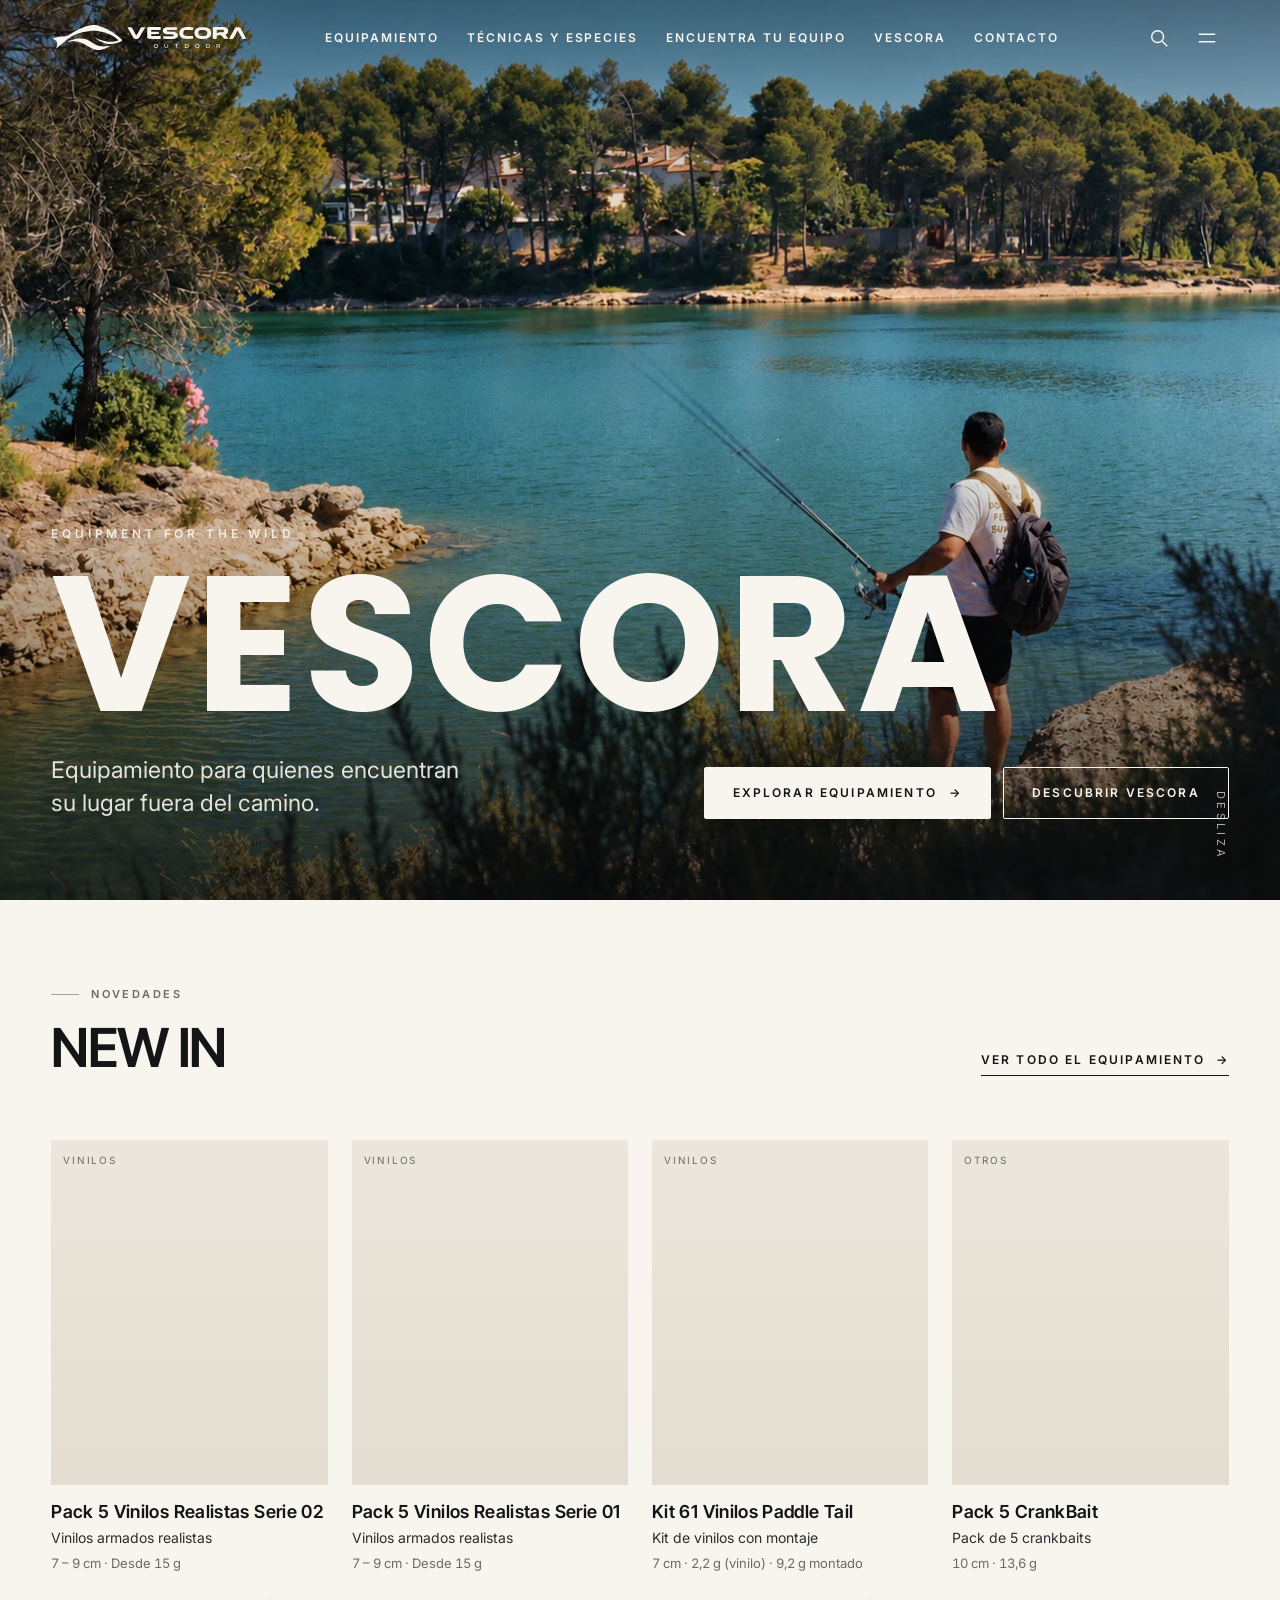
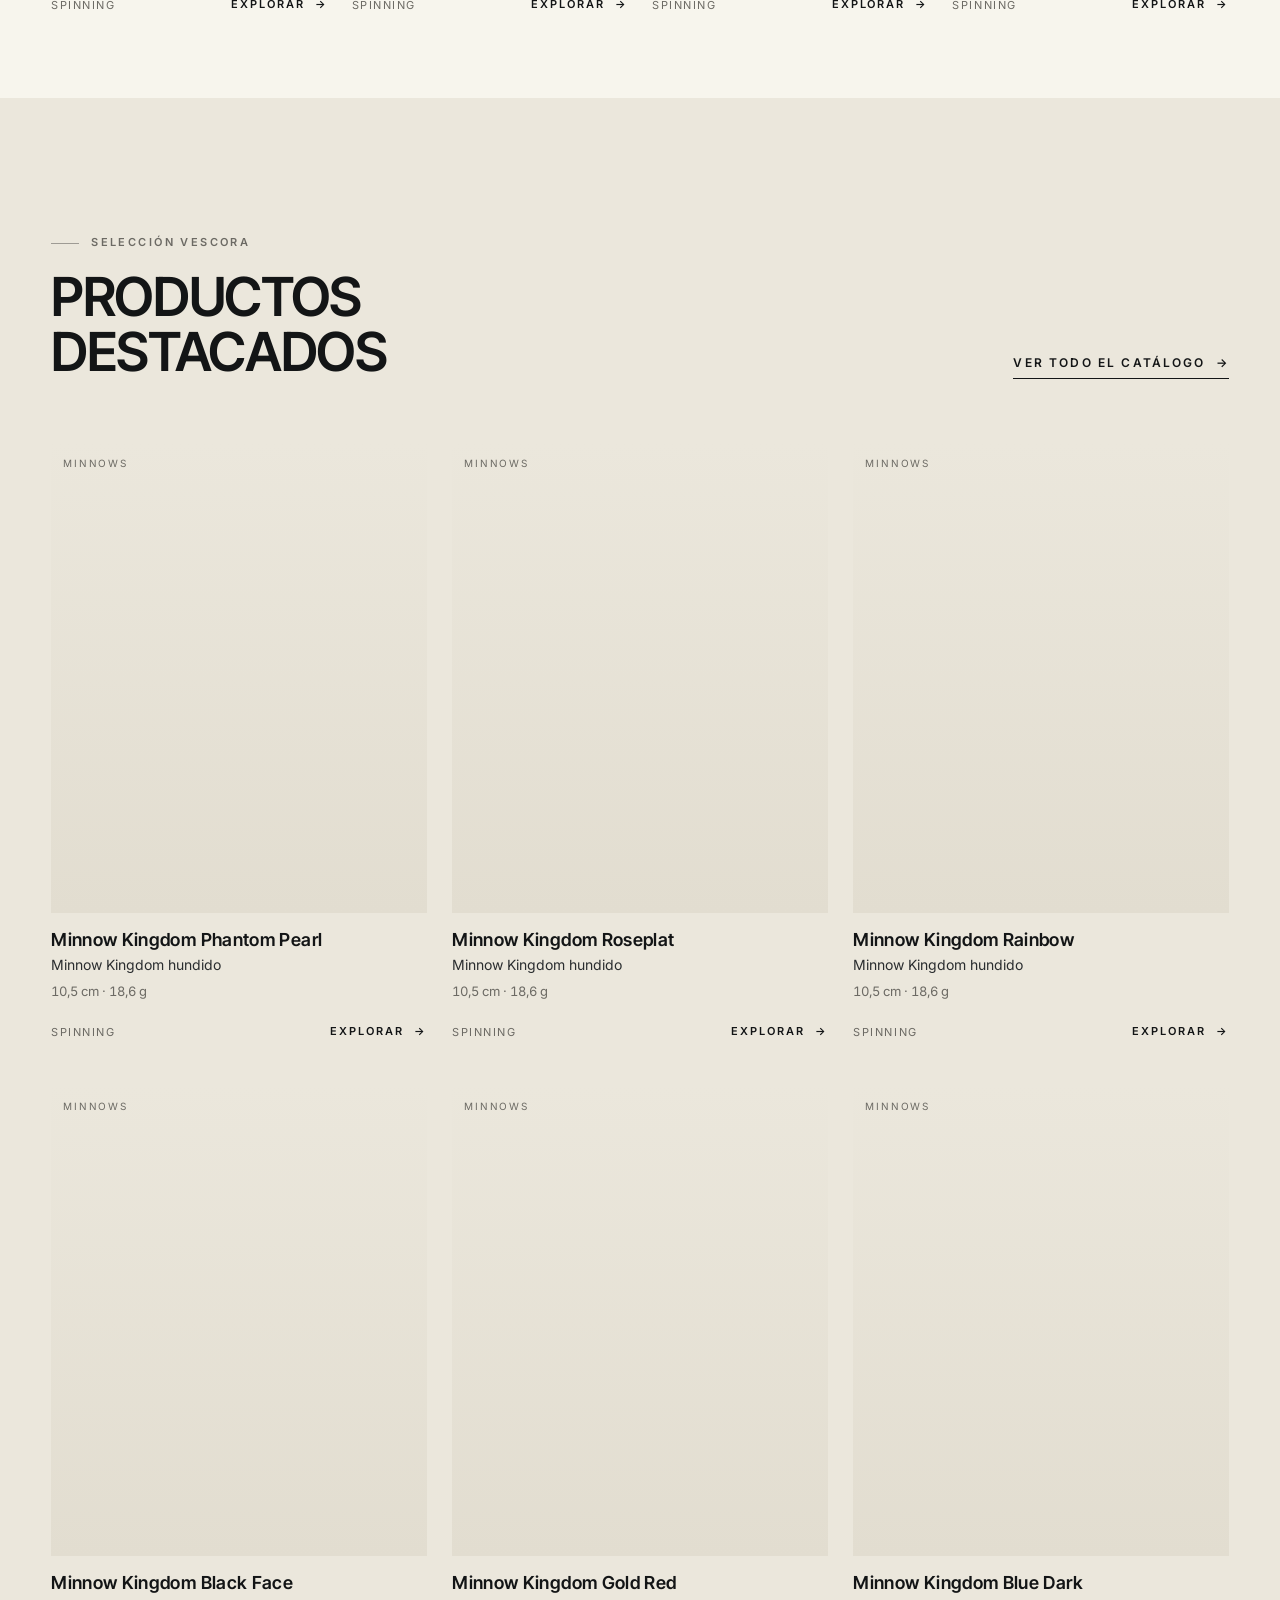
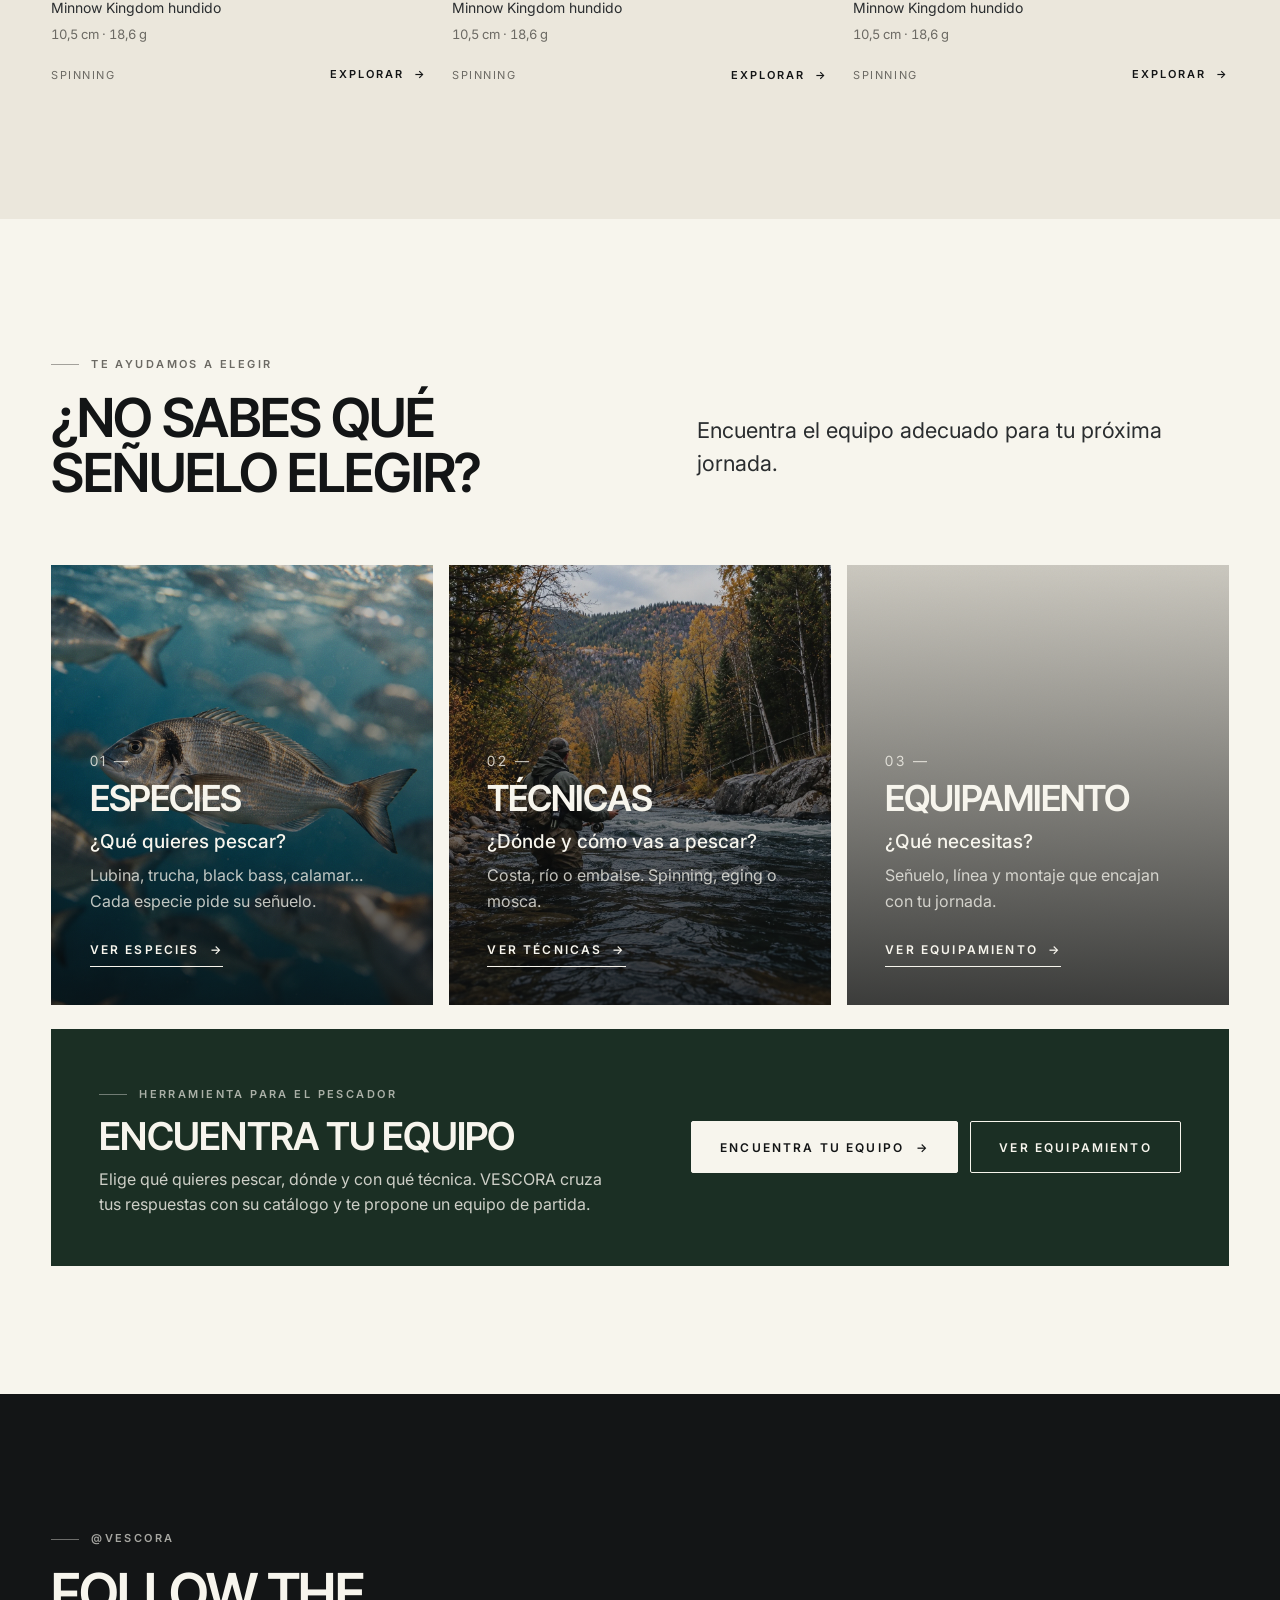
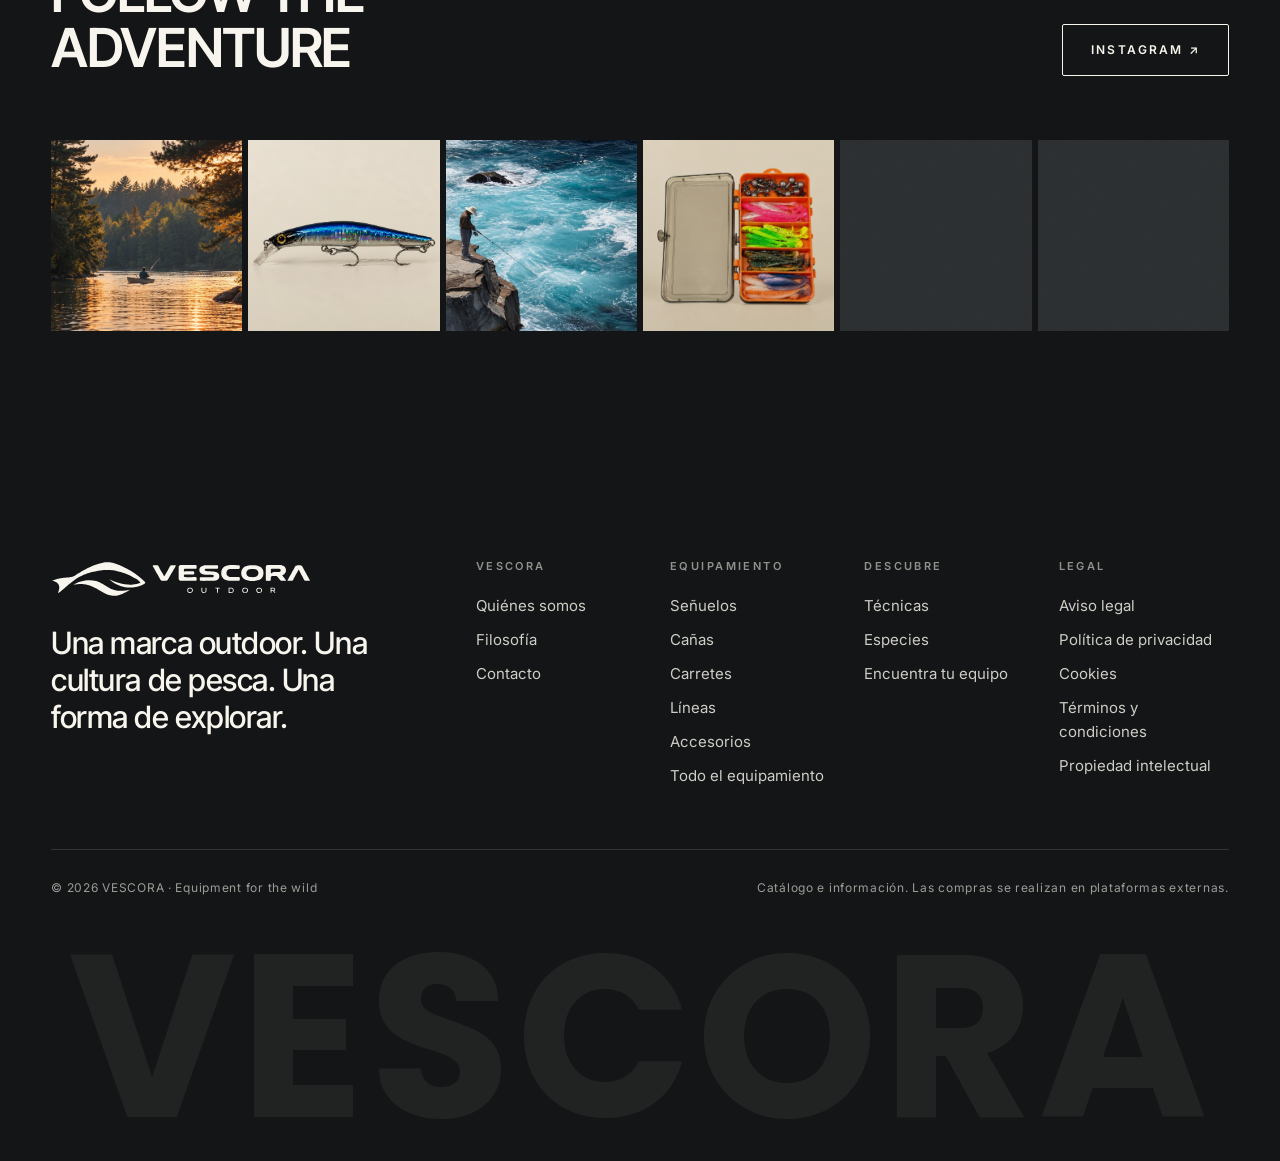
<file: index.html>
<!doctype html>
<html lang="es">
<head>
  <meta charset="utf-8">
  <script>
    // Base de la web: '/' en dominio propio; '/<repo>/' en GitHub Pages de proyecto.
    (function () {
      var b = '/', s = location.pathname.split('/')[1];
      if (/\.github\.io$/.test(location.hostname) && s) b = '/' + s + '/';
      window.VESCORA_BASE = b;
      var el = document.createElement('base'); el.href = b; document.head.appendChild(el);
    })();
  </script>
  <meta name="viewport" content="width=device-width, initial-scale=1, viewport-fit=cover">
  <title>VESCORA — Equipment for the wild · Equipamiento de pesca</title>
  <meta name="description" content="VESCORA es una marca outdoor de equipamiento de pesca en agua dulce y salada. Descubre señuelos, cañas, carretes, líneas y accesorios por técnica y por especie.">
  <link rel="canonical" href="https://www.vescora.com/">
  <meta name="theme-color" content="#1B2F24">
  <meta property="og:type" content="website">
  <meta property="og:site_name" content="VESCORA">
  <meta property="og:title" content="VESCORA — Equipment for the wild">
  <meta property="og:description" content="Equipamiento para quienes encuentran su lugar fuera del camino.">
  <meta property="og:image" content="assets/brand/horizontal/Vescora_horizontal_01_principal_bosque-sobre-blanco.png">
  <meta name="twitter:card" content="summary_large_image">
  <link rel="icon" href="assets/brand/favicon/Vescora_favicon_01_principal_bosque-sobre-blanco.svg" type="image/svg+xml">
  <link rel="icon" href="assets/brand/favicon/favicon-32.png" type="image/png" sizes="32x32">
  <link rel="alternate icon" href="favicon.ico" sizes="any">
  <link rel="apple-touch-icon" href="assets/brand/favicon/favicon-180.png">
  <link rel="preconnect" href="https://fonts.googleapis.com">
  <link rel="preconnect" href="https://fonts.gstatic.com" crossorigin>
  <link rel="stylesheet" href="https://fonts.googleapis.com/css2?family=Inter:wght@400;500;600&family=Inter+Tight:wght@500;600&family=Poppins:wght@700&display=swap">
  <link rel="stylesheet" href="assets/css/styles.css">
  <script type="application/ld+json" id="ld-org">{"@context":"https://schema.org","@type":"Organization","name":"VESCORA","slogan":"Equipment for the wild","url":"https://www.vescora.com/","logo":"https://www.vescora.com/assets/brand/horizontal/Vescora_horizontal_01_principal_bosque-sobre-blanco.png"}</script>
  <script type="application/ld+json" id="ld-page"></script>
</head>
<body>
  <a class="skip" href="#main">Saltar al contenido</a>

  <header class="header" id="header">
    <div class="wrap header__in">
      <a class="brand" href="./" aria-label="VESCORA, inicio">
        <span class="brand__logo" aria-hidden="true"></span>
      </a>
      <nav class="nav" aria-label="Principal">
        <a href="equipamiento">Equipamiento</a>
        <a href="tecnicas-y-especies">Técnicas y especies</a>
        <a href="encuentra-tu-equipo">Encuentra tu equipo</a>
        <a href="vescora">Vescora</a>
        <a href="contacto">Contacto</a>
      </nav>
      <div class="header__tools">
        <button class="icon-btn" type="button" data-open="search" aria-label="Buscar" aria-controls="search" aria-expanded="false">
          <svg viewBox="0 0 24 24" fill="none" stroke="currentColor" stroke-width="1.6" aria-hidden="true"><circle cx="10.5" cy="10.5" r="6.5"/><path d="M15.5 15.5 21 21"/></svg>
        </button>
        <button class="icon-btn" type="button" data-open="menu" aria-label="Menú" aria-controls="menu" aria-expanded="false">
          <svg viewBox="0 0 24 24" fill="none" stroke="currentColor" stroke-width="1.6" aria-hidden="true"><path d="M3 8h18M3 16h18"/></svg>
        </button>
      </div>
    </div>
  </header>

  <div class="overlay menu" id="menu" role="dialog" aria-modal="true" aria-label="Menú" hidden></div>
  <div class="overlay search" id="search" role="dialog" aria-modal="true" aria-label="Buscador" hidden></div>

  <main id="main" tabindex="-1">
    <noscript>
      <div class="wrap page-head">
        <h1 class="h1">VESCORA</h1>
        <p class="lede">Equipamiento para quienes encuentran su lugar fuera del camino. Activa JavaScript para explorar el catálogo.</p>
      </div>
    </noscript>
  </main>

  <footer class="footer">
    <div class="wrap">
      <div class="footer__top">
        <div class="footer__brand">
          <span class="brand__logo" role="img" aria-label="VESCORA Outdoor"></span>
          <p class="footer__claim">Una marca outdoor. Una cultura de pesca. Una forma de explorar.</p>
        </div>
        <div class="footer__cols">
          <div>
            <h4>Vescora</h4>
            <a href="vescora">Quiénes somos</a>
            <a href="vescora/filosofia">Filosofía</a>
            <a href="contacto">Contacto</a>
          </div>
          <div>
            <h4>Equipamiento</h4>
            <a href="equipamiento/senuelos">Señuelos</a>
            <a href="equipamiento/canas">Cañas</a>
            <a href="equipamiento/carretes">Carretes</a>
            <a href="equipamiento/lineas">Líneas</a>
            <a href="equipamiento/accesorios">Accesorios</a>
            <a href="equipamiento">Todo el equipamiento</a>
          </div>
          <div>
            <h4>Descubre</h4>
            <a href="tecnicas-y-especies#tecnicas">Técnicas</a>
            <a href="tecnicas-y-especies#especies">Especies</a>
            <a href="encuentra-tu-equipo">Encuentra tu equipo</a>
          </div>
          <div>
            <h4>Legal</h4>
            <a href="legal/aviso-legal">Aviso legal</a>
            <a href="legal/privacidad">Política de privacidad</a>
            <a href="legal/cookies">Cookies</a>
            <a href="legal/terminos">Términos y condiciones</a>
            <a href="legal/propiedad-intelectual">Propiedad intelectual</a>
          </div>
        </div>
      </div>
      <div class="footer__bottom">
        <span>© <span id="year">2026</span> VESCORA · Equipment for the wild</span>
        <span>Catálogo e información. Las compras se realizan en plataformas externas.</span>
      </div>
      <div class="footer__word" aria-hidden="true">VESCORA</div>
    </div>
  </footer>

  <script src="assets/js/data.js"></script>
  <script src="assets/js/art.js"></script>
  <script src="assets/js/app.js"></script>
</body>
</html>
</file>
<file: assets/css/styles.css>
/* VESCORA — Equipment for the wild
   Paleta: roca + agua + bosque + madera + metal. */

:root {
  --paper: #f7f5ed;        /* blanco roto (marca) */
  --paper-2: #ebe7dc;      /* beige claro */
  --sand: #d9d2c3;         /* arena (marca) */
  --stone: #9a968c;        /* gris piedra */
  --stone-2: #6c6a64;
  --graphite: #2a2d2f;     /* gris grafito */
  --ink: #131516;          /* negro */
  --forest: #1b2f24;       /* verde bosque (marca) */
  --olive: #6b7758;        /* verde oliva (marca) */
  --earth: #7c6347;        /* tierra */
  --brand: #1b2f24;        /* color principal del logotipo */
  --line: rgba(19, 21, 22, .12);
  --line-strong: rgba(19, 21, 22, .24);

  --font-display: 'Inter Tight', 'Inter', system-ui, sans-serif;
  --font-body: 'Inter', system-ui, -apple-system, 'Segoe UI', sans-serif;
  --font-mark: 'Poppins', 'Inter Tight', sans-serif;

  --gutter: clamp(16px, 4vw, 56px);
  --max: 1440px;
  --section: clamp(72px, 10vw, 148px);
  --radius: 2px;
  --ease: cubic-bezier(.2, .7, .2, 1);
  --t: 320ms;
  --header-h: 76px;
}

*, *::before, *::after { box-sizing: border-box; }
html { -webkit-text-size-adjust: 100%; scroll-padding-top: 90px; }
body {
  margin: 0; background: var(--paper); color: var(--ink);
  font-family: var(--font-body); font-size: 16px; line-height: 1.6;
  -webkit-font-smoothing: antialiased; text-rendering: optimizeLegibility;
  overflow-x: hidden;
}
img, svg { display: block; max-width: 100%; }
a { color: inherit; text-decoration: none; }
button { font: inherit; color: inherit; background: none; border: 0; cursor: pointer; padding: 0; }
input, select, textarea { font: inherit; color: inherit; }
h1, h2, h3, h4 { font-family: var(--font-display); font-weight: 600; line-height: 1.02; letter-spacing: -.02em; margin: 0; }
p { margin: 0 0 1em; }
:focus-visible { outline: 2px solid var(--brand); outline-offset: 3px; }
.sr-only { position: absolute; width: 1px; height: 1px; overflow: hidden; clip: rect(0 0 0 0); white-space: nowrap; }
.skip { position: absolute; left: 16px; top: -60px; z-index: 200; background: var(--ink); color: var(--paper); padding: 10px 16px; }
.skip:focus { top: 12px; }

.wrap { width: 100%; max-width: var(--max); margin: 0 auto; padding: 0 var(--gutter); }
.section { padding: var(--section) 0; }
.section--tight { padding: calc(var(--section) * .6) 0; }
.section--paper2 { background: var(--paper-2); }
.section--dark { background: var(--ink); color: var(--paper); }
.section--forest { background: var(--forest); color: var(--paper); }

/* ——— Tipografía utilitaria ——— */
.eyebrow { font-size: 11px; font-weight: 600; letter-spacing: .22em; text-transform: uppercase; color: var(--stone-2); display: inline-flex; gap: 12px; align-items: center; }
.eyebrow::before { content: ''; width: 28px; height: 1px; background: currentColor; opacity: .6; }
.section--dark .eyebrow, .section--forest .eyebrow, .on-dark .eyebrow { color: rgba(245, 243, 236, .66); }
.display { font-size: clamp(44px, 8.4vw, 132px); letter-spacing: -.035em; line-height: .92; text-transform: uppercase; }
.h1 { font-size: clamp(38px, 6vw, 88px); letter-spacing: -.03em; text-transform: uppercase; line-height: .95; }
.h2 { font-size: clamp(30px, 4.2vw, 60px); text-transform: uppercase; letter-spacing: -.025em; }
.h3 { font-size: clamp(20px, 2vw, 26px); letter-spacing: -.01em; }
.lede { font-size: clamp(18px, 1.7vw, 22px); line-height: 1.5; color: var(--graphite); max-width: 38ch; }
.section--dark .lede, .on-dark .lede { color: rgba(245, 243, 236, .82); }
.muted { color: var(--stone-2); }
.small { font-size: 13px; }
.mono-num { font-family: var(--font-display); font-feature-settings: 'tnum'; }
.head-row { display: flex; justify-content: space-between; align-items: end; gap: 24px; flex-wrap: wrap; margin-bottom: clamp(32px, 5vw, 64px); }
.head-row .h2 { max-width: 16ch; }
.stack > * + * { margin-top: 20px; }

/* ——— Botones ——— */
.btn {
  display: inline-flex; align-items: center; justify-content: center; gap: 12px; min-height: 52px; padding: 0 28px;
  font-size: 12px; font-weight: 600; letter-spacing: .18em; text-transform: uppercase;
  background: var(--ink); color: var(--paper); border: 1px solid var(--ink); border-radius: var(--radius);
  transition: background var(--t) var(--ease), color var(--t) var(--ease), border-color var(--t) var(--ease), transform var(--t) var(--ease);
}
.btn:hover { background: var(--forest); border-color: var(--forest); }
.btn--light { background: var(--paper); color: var(--ink); border-color: var(--paper); }
.btn--light:hover { background: var(--sand); border-color: var(--sand); }
.btn--ghost { background: transparent; color: inherit; border-color: currentColor; }
.btn--ghost:hover { background: currentColor; }
.btn--ghost:hover span { color: var(--paper); }
.on-dark .btn--ghost:hover span, .hero .btn--ghost:hover span { color: var(--ink); }
.btn .arr { transition: transform var(--t) var(--ease); }
.btn:hover .arr { transform: translateX(4px); }
.link-arrow { display: inline-flex; gap: 10px; align-items: center; font-size: 12px; font-weight: 600; letter-spacing: .18em; text-transform: uppercase; padding: 6px 0; border-bottom: 1px solid currentColor; }
.link-arrow .arr { transition: transform var(--t) var(--ease); }
.link-arrow:hover .arr, a:hover > .link-arrow .arr, a:hover .link-arrow .arr { transform: translateX(5px); }
.chip {
  display: inline-flex; align-items: center; gap: 8px; min-height: 40px; padding: 0 16px; border: 1px solid var(--line-strong);
  font-size: 13px; letter-spacing: .02em; border-radius: 999px; white-space: nowrap; background: transparent;
  transition: background var(--t) var(--ease), color var(--t) var(--ease), border-color var(--t) var(--ease);
}
.chip:hover { border-color: var(--ink); }
.chip.is-active, .chip[aria-pressed="true"] { background: var(--ink); color: var(--paper); border-color: var(--ink); }
.on-dark .chip { border-color: rgba(245, 243, 236, .3); }
.on-dark .chip:hover { border-color: var(--paper); }
.chips { display: flex; flex-wrap: wrap; gap: 8px; }
.chips--scroll { flex-wrap: nowrap; overflow-x: auto; scrollbar-width: none; margin: 0 calc(var(--gutter) * -1); padding: 2px var(--gutter); }
.chips--scroll::-webkit-scrollbar { display: none; }
.tag { font-size: 11px; letter-spacing: .14em; text-transform: uppercase; color: var(--stone-2); }

/* ——— Header ——— */
.header {
  position: fixed; inset: 0 0 auto 0; z-index: 50; height: var(--header-h);
  color: var(--ink); background: rgba(245, 243, 236, .9); backdrop-filter: saturate(1.4) blur(14px); -webkit-backdrop-filter: saturate(1.4) blur(14px);
  border-bottom: 1px solid var(--line);
  transition: height var(--t) var(--ease), background var(--t) var(--ease), color var(--t) var(--ease), border-color var(--t) var(--ease);
}
.header.is-over { background: transparent; color: var(--paper); border-color: transparent; backdrop-filter: none; -webkit-backdrop-filter: none; }
.header.is-scrolled { height: 60px; }
.header__in { height: 100%; display: flex; align-items: center; justify-content: space-between; gap: 24px; }
.brand { display: inline-flex; align-items: center; gap: 12px; }
.brand__logo { display: block; flex: none; width: 196px; aspect-ratio: 1356 / 186; background: currentColor; -webkit-mask: url(../brand/logo-horizontal.svg) center / contain no-repeat; mask: url(../brand/logo-horizontal.svg) center / contain no-repeat; transition: width var(--t) var(--ease); }
.header.is-scrolled .brand__logo { width: 168px; }
@media (max-width: 520px) { .brand__logo { width: 148px; } .header.is-scrolled .brand__logo { width: 134px; } }
.nav { display: none; gap: clamp(18px, 2.2vw, 36px); }
.nav a { font-size: 12px; font-weight: 600; letter-spacing: .16em; text-transform: uppercase; position: relative; padding: 8px 0; white-space: nowrap; }
.nav a::after { content: ''; position: absolute; left: 0; right: 100%; bottom: 2px; height: 1px; background: currentColor; transition: right var(--t) var(--ease); }
.nav a:hover::after, .nav a[aria-current="page"]::after { right: 0; }
.header__tools { display: flex; align-items: center; gap: 4px; }
.icon-btn { width: 44px; height: 44px; display: inline-grid; place-items: center; border-radius: 50%; transition: background var(--t) var(--ease); }
.icon-btn:hover { background: rgba(128, 128, 128, .14); }
.icon-btn svg { width: 22px; height: 22px; }
@media (min-width: 1180px) { .nav { display: flex; } }

/* ——— Menú overlay ——— */
.overlay { position: fixed; inset: 0; z-index: 80; visibility: hidden; opacity: 0; transition: opacity var(--t) var(--ease), visibility 0s linear var(--t); }
.overlay.is-open { visibility: visible; opacity: 1; transition: opacity var(--t) var(--ease); }
.menu { background: var(--ink); color: var(--paper); overflow-y: auto; }
.menu__top, .search__top { height: var(--header-h); display: flex; align-items: center; justify-content: space-between; }
.menu__grid { display: grid; gap: 40px; padding: 32px 0 64px; }
.menu__main a { display: block; font-family: var(--font-display); font-weight: 600; font-size: clamp(26px, 4.8vw, 56px); letter-spacing: -.03em; text-transform: uppercase; line-height: 1.12; opacity: .92; transition: opacity var(--t), transform var(--t) var(--ease); }
.menu__main a:hover { opacity: 1; transform: translateX(8px); }
.menu__main small { font-family: var(--font-body); font-size: 12px; letter-spacing: .2em; opacity: .5; margin-right: 16px; vertical-align: middle; font-weight: 500; }
.menu__cols { display: grid; grid-template-columns: repeat(2, minmax(0, 1fr)); gap: 32px 24px; }
.menu__cols h4 { font-family: var(--font-body); font-size: 11px; letter-spacing: .22em; text-transform: uppercase; opacity: .55; font-weight: 600; margin-bottom: 14px; }
.menu__cols a { display: block; padding: 5px 0; font-size: 15px; opacity: .82; }
.menu__cols a:hover { opacity: 1; }
.overlay .menu__grid, .overlay .search__body { transform: translateY(16px); transition: transform 420ms var(--ease); }
.overlay.is-open .menu__grid, .overlay.is-open .search__body { transform: none; }
@media (min-width: 900px) { .menu__grid { grid-template-columns: 1.1fr 1fr; gap: 80px; padding-top: 56px; } .menu__cols { grid-template-columns: repeat(3, minmax(0, 1fr)); } }

/* ——— Buscador ——— */
.search { background: var(--paper); overflow-y: auto; }
.search__field { display: flex; align-items: center; gap: 16px; border-bottom: 1px solid var(--ink); padding: 8px 0; margin-top: 24px; }
.search__field svg { width: 28px; height: 28px; flex: none; }
.search__field input { flex: 1; min-width: 0; border: 0; background: transparent; font-family: var(--font-display); font-size: clamp(28px, 5vw, 56px); font-weight: 500; letter-spacing: -.02em; padding: 8px 0; outline: none; }
.search__field input::placeholder { color: var(--stone); }
.search__hint { margin: 20px 0 8px; }
.search__results { padding: 32px 0 80px; display: grid; gap: 40px; }
.search__group h3 { font-family: var(--font-body); font-size: 11px; letter-spacing: .22em; text-transform: uppercase; color: var(--stone-2); font-weight: 600; margin-bottom: 12px; }
.result { display: grid; grid-template-columns: 64px 1fr auto; gap: 16px; align-items: center; padding: 12px 0; border-top: 1px solid var(--line); }
.result__media { width: 64px; height: 64px; background: var(--paper-2); overflow: hidden; }
.result__media svg { width: 100%; height: 100%; object-fit: cover; }
.result strong { display: block; font-family: var(--font-display); font-size: 18px; font-weight: 600; letter-spacing: -.01em; }
.result:hover strong { text-decoration: underline; text-underline-offset: 4px; }
@media (min-width: 900px) { .search__results { grid-template-columns: 1.4fr 1fr; } }

/* ——— Hero ——— */
.hero { position: relative; min-height: 100svh; display: flex; align-items: flex-end; color: var(--paper); overflow: hidden; background: var(--ink); }
.hero__media { position: absolute; inset: -4% 0 0 0; will-change: transform; }
.hero__media .media, .page-hero__media .media, .brand-band__media .media { height: 100%; background: none; }
.hero__media svg, .hero__media img { width: 100%; height: 100%; object-fit: cover; }
.hero::after { content: ''; position: absolute; inset: 0; background: linear-gradient(180deg, rgba(10, 12, 13, .45) 0%, rgba(10, 12, 13, 0) 28%, rgba(10, 12, 13, 0) 45%, rgba(10, 12, 13, .72) 100%); pointer-events: none; }
.hero__content { position: relative; z-index: 2; width: 100%; padding-bottom: clamp(48px, 9vh, 112px); padding-top: 140px; }
.hero__kicker { font-size: 12px; letter-spacing: .32em; text-transform: uppercase; font-weight: 600; opacity: .9; margin-bottom: 18px; }
.hero__title { font-family: var(--font-mark); font-weight: 700; font-size: clamp(64px, 15vw, 232px); letter-spacing: .02em; line-height: .86; margin: 0; }
.hero__foot { display: grid; gap: 28px; margin-top: 28px; }
.hero__text { font-size: clamp(18px, 1.8vw, 24px); line-height: 1.4; max-width: 30ch; margin: 0; color: rgba(245, 243, 236, .92); }
.hero__ctas { display: flex; flex-wrap: wrap; gap: 12px; }
.hero__scroll { position: absolute; right: var(--gutter); bottom: 40px; z-index: 2; writing-mode: vertical-rl; font-size: 11px; letter-spacing: .3em; text-transform: uppercase; opacity: .7; display: none; }
@media (min-width: 900px) { .hero__foot { grid-template-columns: 1fr auto; align-items: end; } .hero__scroll { display: block; } }

/* Hero interior de páginas */
.page-hero { position: relative; min-height: clamp(420px, 68vh, 720px); display: flex; align-items: flex-end; color: var(--paper); overflow: hidden; background: var(--ink); }
.page-hero__media { position: absolute; inset: 0; }
.page-hero__media svg, .page-hero__media img { width: 100%; height: 100%; object-fit: cover; }
.page-hero::after { content: ''; position: absolute; inset: 0; background: linear-gradient(180deg, rgba(10, 12, 13, .4), rgba(10, 12, 13, 0) 30%, rgba(10, 12, 13, .7)); }
.page-hero__content { position: relative; z-index: 2; width: 100%; padding-top: 140px; padding-bottom: clamp(40px, 7vw, 88px); }
.page-hero .lede { color: rgba(245, 243, 236, .88); margin-top: 20px; }
.page-head { padding: calc(var(--header-h) + clamp(48px, 8vw, 110px)) 0 clamp(32px, 5vw, 64px); }
.page-head .lede { margin-top: 20px; }

.crumbs { display: flex; flex-wrap: wrap; gap: 8px; font-size: 12px; letter-spacing: .12em; text-transform: uppercase; margin-bottom: 20px; opacity: .8; }
.crumbs a:hover { text-decoration: underline; text-underline-offset: 3px; }
.crumbs span[aria-hidden] { opacity: .5; }

/* ——— Media / grano ——— */
.media { position: relative; overflow: hidden; background: var(--paper-2); }
.media > svg, .media > img { width: 100%; height: 100%; object-fit: cover; transition: transform 900ms var(--ease); }
.grain::before { content: ''; position: absolute; inset: 0; z-index: 1; pointer-events: none; opacity: .22; mix-blend-mode: overlay;
  background-image: url("data:image/svg+xml,%3Csvg xmlns='http://www.w3.org/2000/svg' width='180' height='180'%3E%3Cfilter id='n'%3E%3CfeTurbulence type='fractalNoise' baseFrequency='.9' numOctaves='2' stitchTiles='stitch'/%3E%3C/filter%3E%3Crect width='100%25' height='100%25' filter='url(%23n)'/%3E%3C/svg%3E"); }
.ratio-45 { aspect-ratio: 4 / 5; }
.ratio-11 { aspect-ratio: 1; }
.ratio-32 { aspect-ratio: 3 / 2; }
.ratio-169 { aspect-ratio: 16 / 9; }
.ratio-34 { aspect-ratio: 3 / 4; }

/* ——— Manifiesto ——— */
.manifesto { display: grid; gap: clamp(40px, 6vw, 96px); align-items: center; }
.manifesto__text p { font-family: var(--font-display); font-size: clamp(22px, 2.4vw, 34px); line-height: 1.28; letter-spacing: -.015em; font-weight: 500; color: var(--graphite); }
.manifesto__text p:first-of-type { color: var(--ink); }
.manifesto__media { aspect-ratio: 4 / 5; }
.manifesto__caption { display: flex; justify-content: space-between; font-size: 12px; letter-spacing: .14em; text-transform: uppercase; color: var(--stone-2); margin-top: 14px; }
@media (min-width: 900px) { .manifesto { grid-template-columns: 5fr 6fr; } }

/* ——— Tres rutas ——— */
.routes { display: grid; gap: 16px; }
.route { position: relative; display: flex; flex-direction: column; justify-content: flex-end; min-height: 520px; color: var(--paper); overflow: hidden; background: var(--ink); isolation: isolate; }
.route .media { position: absolute; inset: 0; z-index: -1; }
.route::after { content: ''; position: absolute; inset: 0; z-index: -1; background: linear-gradient(180deg, rgba(10, 12, 13, .15), rgba(10, 12, 13, .78)); transition: background var(--t); }
.route:hover .media > svg, .route:hover .media > img { transform: scale(1.05); }
.route__body { padding: clamp(24px, 3vw, 40px); }
.route__num { font-family: var(--font-display); font-size: 14px; letter-spacing: .2em; opacity: .8; }
.route__title { font-family: var(--font-display); font-size: clamp(34px, 4vw, 56px); font-weight: 600; text-transform: uppercase; letter-spacing: -.03em; margin: 10px 0 16px; line-height: .95; }
.route__q { font-size: 19px; font-weight: 500; margin-bottom: 6px; }
.route__t { color: rgba(245, 243, 236, .78); max-width: 32ch; margin-bottom: 28px; }
@media (min-width: 900px) { .routes { grid-template-columns: repeat(3, 1fr); } .route { min-height: 640px; } }

/* ——— Tarjetas de producto ——— */
.grid { display: grid; grid-template-columns: repeat(2, minmax(0, 1fr)); gap: clamp(28px, 3vw, 48px) clamp(12px, 2vw, 28px); }
@media (min-width: 760px) { .grid { grid-template-columns: repeat(3, minmax(0, 1fr)); } }
@media (min-width: 1200px) { .grid--4 { grid-template-columns: repeat(4, minmax(0, 1fr)); } }
.card { display: flex; flex-direction: column; }
.card__media { aspect-ratio: 4 / 5; background: linear-gradient(180deg, var(--paper-2), #e2ddd0); display: grid; place-items: center; overflow: hidden; position: relative; }
.card__media > svg { width: 92%; height: auto; transition: transform 700ms var(--ease); }
.card__media > img { position: absolute; inset: 0; width: 100%; height: 100%; object-fit: cover; }
.card:hover .card__media > svg, .card:hover .card__media > img { transform: scale(1.05) rotate(-1deg); }
.card__tag { position: absolute; left: 12px; top: 12px; font-size: 10px; letter-spacing: .18em; text-transform: uppercase; color: var(--stone-2); }
.card__body { padding-top: 16px; display: flex; flex-direction: column; gap: 4px; flex: 1; }
.card__name { font-family: var(--font-display); font-weight: 600; font-size: clamp(15px, 1.4vw, 18px); letter-spacing: .02em; line-height: 1.2; }
.card__type { font-size: 14px; color: var(--graphite); }
.card__spec { font-size: 13px; color: var(--stone-2); font-feature-settings: 'tnum'; }
.card__foot { margin-top: 12px; display: flex; justify-content: space-between; align-items: center; gap: 8px; font-size: 12px; }
.card__foot .link-arrow { border-bottom-color: transparent; font-size: 11px; }
.card:hover .card__foot .link-arrow { border-bottom-color: currentColor; }
@media (max-width: 520px) { .card__foot .tech { display: none; } }

/* ——— Rail horizontal ——— */
.rail { display: grid; grid-auto-flow: column; grid-auto-columns: minmax(220px, 72%); gap: 16px; overflow-x: auto; scroll-snap-type: x mandatory; scroll-padding-inline: var(--gutter); padding-bottom: 8px; margin: 0 calc(var(--gutter) * -1); padding-left: var(--gutter); padding-right: var(--gutter); scrollbar-width: thin; }
.rail > * { scroll-snap-align: start; }
@media (min-width: 760px) { .rail { grid-auto-columns: minmax(240px, 30%); } }
@media (min-width: 1200px) { .rail { grid-auto-columns: minmax(240px, 22%); } }

/* ——— Tiles de técnica / especie (boards) ——— */
.tiles { display: grid; gap: 10px; grid-template-columns: repeat(2, minmax(0, 1fr)); }
@media (min-width: 900px) { .tiles { grid-template-columns: repeat(3, minmax(0, 1fr)); gap: 14px; } .tiles--4 { grid-template-columns: repeat(4, minmax(0, 1fr)); } }
@media (min-width: 1100px) { .tiles { grid-template-columns: repeat(4, minmax(0, 1fr)); } }
.tile { position: relative; display: flex; flex-direction: column; justify-content: flex-end; aspect-ratio: 4 / 5; color: var(--paper); overflow: hidden; isolation: isolate; background: var(--ink); }
.tile--wide { aspect-ratio: auto; min-height: 280px; }
.tile .media { position: absolute; inset: 0; z-index: -1; }
.tile::after { content: ''; position: absolute; inset: 0; z-index: -1; background: linear-gradient(180deg, rgba(10, 12, 13, 0) 30%, rgba(10, 12, 13, .75)); }
.tile:hover .media > svg, .tile:hover .media > img { transform: scale(1.06); }
.tile__body { padding: clamp(14px, 1.8vw, 22px); }
.tile__name { font-family: var(--font-display); font-size: clamp(18px, 2.2vw, 30px); font-weight: 600; text-transform: uppercase; letter-spacing: -.02em; line-height: 1; }
.tile__meta { font-size: 12px; opacity: .8; margin-top: 6px; max-width: 30ch; }
.tile__arrow { position: absolute; top: 12px; right: 12px; width: 34px; height: 34px; border: 1px solid rgba(245, 243, 236, .5); border-radius: 50%; display: grid; place-items: center; transition: background var(--t), color var(--t); }
.tile:hover .tile__arrow { background: var(--paper); color: var(--ink); }

/* ——— Categorías ——— */
.cats { display: grid; gap: 12px; }
.cat { display: grid; grid-template-columns: 1fr; border-top: 1px solid var(--line); padding: 24px 0; gap: 16px; align-items: center; }
.cat:last-child { border-bottom: 1px solid var(--line); }
.cat__name { font-family: var(--font-display); font-size: clamp(32px, 5vw, 72px); font-weight: 600; text-transform: uppercase; letter-spacing: -.03em; line-height: 1; display: flex; align-items: baseline; gap: 16px; }
.cat__name small { font-family: var(--font-body); font-size: 12px; letter-spacing: .2em; font-weight: 500; color: var(--stone-2); }
.cat__sub { color: var(--stone-2); font-size: 14px; }
.cat__media { display: none; }
.cat:hover .cat__name { color: var(--forest); }
@media (min-width: 900px) { .cat { grid-template-columns: 1.4fr 1fr 180px; } .cat__media { display: block; height: 110px; } .cat__media svg { transition: transform 700ms var(--ease); } .cat:hover .cat__media svg { transform: scale(1.08); } }

/* ——— Toolbar de filtros ——— */
.toolbar { position: sticky; top: 60px; z-index: 20; background: rgba(245, 243, 236, .94); backdrop-filter: blur(10px); -webkit-backdrop-filter: blur(10px); border-bottom: 1px solid var(--line); padding: 14px 0; margin-bottom: 40px; }
.toolbar__row { display: flex; gap: 12px; align-items: center; justify-content: space-between; flex-wrap: wrap; }
.toolbar select { min-height: 40px; border: 1px solid var(--line-strong); background: transparent; border-radius: 999px; padding: 0 36px 0 16px; font-size: 13px; appearance: none; -webkit-appearance: none;
  background-image: url("data:image/svg+xml,%3Csvg xmlns='http://www.w3.org/2000/svg' width='12' height='8'%3E%3Cpath d='M1 1l5 5 5-5' stroke='%23131516' fill='none' stroke-width='1.5'/%3E%3C/svg%3E"); background-repeat: no-repeat; background-position: right 14px center; }
.toolbar__selects { display: flex; gap: 8px; flex-wrap: wrap; }
.count { font-size: 12px; letter-spacing: .14em; text-transform: uppercase; color: var(--stone-2); }
.empty { padding: 64px 0; text-align: center; color: var(--stone-2); }

/* ——— Producto ——— */
.product { display: grid; gap: clamp(32px, 5vw, 80px); padding-top: calc(var(--header-h) + 24px); }
.gallery__main { aspect-ratio: 1; background: linear-gradient(180deg, var(--paper-2), #e0dacd); display: grid; place-items: center; overflow: hidden; position: relative; }
.gallery__main > svg { width: 90%; }
.gallery__main.is-dark { background: radial-gradient(circle at 50% 40%, #3a3f3d, #141718); }
.gallery__main.is-scene > svg:first-child { position: absolute; inset: 0; width: 100%; height: 100%; }
.gallery__main.is-scene .gallery__float { position: relative; z-index: 2; width: 62%; filter: drop-shadow(0 30px 30px rgba(0, 0, 0, .35)); }
.gallery__thumbs { display: grid; grid-template-columns: repeat(3, 1fr); gap: 8px; margin-top: 8px; }
.gallery__thumbs button { aspect-ratio: 1; background: var(--paper-2); overflow: hidden; display: grid; place-items: center; border: 1px solid transparent; position: relative; }
.gallery__thumbs button[aria-pressed="true"] { border-color: var(--ink); }
.gallery__thumbs button > svg { width: 86%; }
.gallery__thumbs .t-dark { background: #1d2021; }
.gallery__thumbs .t-scene > svg { width: 100%; height: 100%; }
.product__info { display: flex; flex-direction: column; gap: 28px; }
.product__name { font-size: clamp(34px, 4.4vw, 64px); letter-spacing: -.03em; line-height: .95; }
.quick { display: grid; grid-template-columns: repeat(3, 1fr); border-top: 1px solid var(--line-strong); border-bottom: 1px solid var(--line-strong); }
.quick div { padding: 16px 12px 16px 0; }
.quick div + div { padding-left: 16px; border-left: 1px solid var(--line); }
.quick dt { font-size: 10px; letter-spacing: .2em; text-transform: uppercase; color: var(--stone-2); }
.quick dd { margin: 4px 0 0; font-family: var(--font-display); font-size: clamp(17px, 1.8vw, 22px); font-weight: 600; }
.specs { display: grid; grid-template-columns: 1fr; margin: 0; }
.specs div { display: grid; grid-template-columns: 42% 1fr; gap: 16px; padding: 12px 0; border-top: 1px solid var(--line); font-size: 15px; }
.specs div:last-child { border-bottom: 1px solid var(--line); }
.specs dt { color: var(--stone-2); }
.specs dd { margin: 0; }
.block-title { font-size: 11px; font-weight: 600; letter-spacing: .22em; text-transform: uppercase; color: var(--stone-2); margin-bottom: 14px; font-family: var(--font-body); }
.recommended { display: grid; gap: 20px; }
@media (min-width: 980px) { .product { grid-template-columns: 1.15fr 1fr; align-items: start; } .product__gallery { position: sticky; top: 84px; } }

.when { display: grid; grid-template-columns: repeat(2, minmax(0, 1fr)); gap: 1px; background: var(--line); border: 1px solid var(--line); }
.when div { background: var(--paper); padding: clamp(18px, 2.4vw, 32px); }
.when dt { font-size: 11px; letter-spacing: .2em; text-transform: uppercase; color: var(--stone-2); margin-bottom: 10px; display: flex; gap: 10px; align-items: center; }
.when dd { margin: 0; font-family: var(--font-display); font-size: clamp(17px, 1.7vw, 22px); font-weight: 500; line-height: 1.25; }
@media (max-width: 899px) { .when div:last-child:nth-child(odd) { grid-column: span 2; } }
@media (min-width: 900px) { .when { grid-template-columns: repeat(5, 1fr); } }

/* Ecosistema */
.eco { display: grid; gap: 24px; }
.eco__now { background: var(--ink); color: var(--paper); padding: 28px; display: flex; flex-direction: column; gap: 16px; justify-content: space-between; min-height: 320px; }
.eco__now .media { background: transparent; height: 180px; display: grid; place-items: center; }
.eco__now .media > svg { width: 80%; height: auto; }
.eco__list { display: grid; }
.eco__item { display: grid; grid-template-columns: 72px 1fr auto; gap: 16px; align-items: center; padding: 14px 0; border-top: 1px solid var(--line); }
.eco__item:last-child { border-bottom: 1px solid var(--line); }
.eco__item .thumb { width: 72px; height: 72px; background: var(--paper-2); display: grid; place-items: center; }
.eco__item .thumb svg { width: 90%; }
.eco__item strong { display: block; font-family: var(--font-display); font-size: 17px; letter-spacing: .01em; }
.eco__item:hover strong { text-decoration: underline; text-underline-offset: 4px; }
.eco__plus { font-family: var(--font-display); font-size: 22px; color: var(--stone); }
@media (min-width: 900px) { .eco { grid-template-columns: 1fr 2fr; gap: 48px; } }

/* Encuéntralo */
.find { background: var(--forest); color: var(--paper); padding: clamp(28px, 4vw, 56px); display: grid; gap: 28px; }
.find__btns { display: grid; gap: 10px; }
.find__btn { display: flex; justify-content: space-between; align-items: center; min-height: 60px; padding: 0 22px; border: 1px solid rgba(245, 243, 236, .35); font-size: 13px; font-weight: 600; letter-spacing: .18em; text-transform: uppercase; transition: background var(--t), color var(--t), border-color var(--t); }
.find__btn:hover { background: var(--paper); color: var(--ink); border-color: var(--paper); }
.find__note { font-size: 12px; opacity: .65; margin: 0; }
@media (min-width: 700px) { .find__btns { grid-template-columns: 1fr 1fr; } }
@media (min-width: 1100px) { .find { grid-template-columns: 1fr 1.3fr; align-items: center; } }

/* ——— Técnica / especie ——— */
.facts { display: grid; grid-template-columns: repeat(2, 1fr); gap: 1px; background: rgba(245, 243, 236, .18); border: 1px solid rgba(245, 243, 236, .18); margin-top: 36px; }
.facts div { padding: 20px; background: var(--ink); }
.section--forest .facts div { background: var(--forest); }
.facts dt { font-size: 10px; letter-spacing: .2em; text-transform: uppercase; opacity: .6; margin-bottom: 6px; }
.facts dd { margin: 0; font-family: var(--font-display); font-size: clamp(16px, 1.6vw, 20px); font-weight: 500; }
@media (min-width: 900px) { .facts { grid-template-columns: repeat(4, 1fr); } }
.intro-grid { display: grid; gap: 40px; }
.intro-grid .big { font-family: var(--font-display); font-size: clamp(22px, 2.4vw, 32px); line-height: 1.3; letter-spacing: -.015em; font-weight: 500; }
@media (min-width: 900px) { .intro-grid { grid-template-columns: 1fr 1.6fr; gap: 80px; } }
.tips { list-style: none; padding: 0; margin: 0; counter-reset: tip; display: grid; gap: 0; }
.tips li { counter-increment: tip; display: grid; grid-template-columns: 48px 1fr; padding: 18px 0; border-top: 1px solid var(--line); }
.tips li::before { content: counter(tip, decimal-leading-zero); font-family: var(--font-display); font-weight: 600; color: var(--stone); }
.gear-group + .gear-group { margin-top: clamp(48px, 6vw, 88px); }
.gear-group__head { display: flex; justify-content: space-between; align-items: baseline; gap: 16px; border-bottom: 1px solid var(--ink); padding-bottom: 14px; margin-bottom: 28px; }
.gear-group__head h3 { font-size: clamp(22px, 2.6vw, 34px); text-transform: uppercase; letter-spacing: -.02em; }
.cond { display: grid; grid-template-columns: 1fr; border-top: 1px solid var(--line); }
.cond div { display: grid; grid-template-columns: 140px 1fr; gap: 16px; padding: 18px 0; border-bottom: 1px solid var(--line); }
.cond dt { font-family: var(--font-display); font-weight: 600; text-transform: uppercase; letter-spacing: .02em; }
.cond dd { margin: 0; color: var(--graphite); }
@media (min-width: 900px) { .cond { grid-template-columns: 1fr 1fr; column-gap: 48px; } }

/* ——— Finder / Tu equipo ——— */
.finder { display: grid; gap: clamp(32px, 5vw, 72px); }
.finder__steps { display: grid; gap: 28px; }
.step__label { display: flex; gap: 14px; align-items: baseline; margin-bottom: 12px; }
.step__label span { font-family: var(--font-display); font-size: 13px; color: rgba(245, 243, 236, .5); }
.step__label strong { font-size: 12px; font-weight: 600; letter-spacing: .2em; text-transform: uppercase; }
.step.is-disabled { opacity: .35; pointer-events: none; }
.kit { background: var(--paper); color: var(--ink); padding: clamp(24px, 3vw, 40px); align-self: start; min-height: 360px; display: flex; flex-direction: column; }
.kit__head { display: flex; justify-content: space-between; align-items: baseline; border-bottom: 1px solid var(--ink); padding-bottom: 14px; }
.kit__title { font-family: var(--font-mark); font-weight: 700; font-size: clamp(24px, 2.6vw, 34px); letter-spacing: .04em; }
.kit__path { font-size: 12px; letter-spacing: .08em; color: var(--stone-2); margin: 14px 0 6px; text-transform: uppercase; }
.kit__list { list-style: none; margin: 0; padding: 0; }
.kit__list li a { display: grid; grid-template-columns: 56px 1fr auto; gap: 14px; align-items: center; padding: 12px 0; border-bottom: 1px solid var(--line); }
.kit__list .thumb { width: 56px; height: 56px; background: var(--paper-2); display: grid; place-items: center; }
.kit__list .thumb svg { width: 92%; }
.kit__list strong { font-family: var(--font-display); font-weight: 600; font-size: 16px; display: block; letter-spacing: .01em; }
.kit__list li a:hover strong { text-decoration: underline; text-underline-offset: 4px; }
.kit__role { font-size: 11px; letter-spacing: .16em; text-transform: uppercase; color: var(--stone-2); }
.kit__empty { margin: auto 0; color: var(--stone-2); font-size: 15px; padding: 32px 0; }
.kit__foot { margin-top: 20px; display: flex; gap: 16px; flex-wrap: wrap; align-items: center; }
@media (min-width: 1000px) { .finder { grid-template-columns: 1.1fr 1fr; } }

/* ——— Pilares ——— */
.pillars { display: grid; gap: 1px; background: var(--line); border-top: 1px solid var(--line); border-bottom: 1px solid var(--line); }
.pillar { background: var(--paper); padding: clamp(28px, 4vw, 56px) clamp(0px, 2vw, 32px); }
.section--paper2 .pillar { background: var(--paper-2); }
.pillar__n { font-family: var(--font-display); color: var(--stone); font-size: 14px; letter-spacing: .1em; }
.pillar h3 { font-size: clamp(28px, 3vw, 44px); text-transform: uppercase; margin: 20px 0 14px; letter-spacing: -.02em; }
.pillar p { color: var(--graphite); max-width: 32ch; margin: 0; }
@media (min-width: 900px) { .pillars { grid-template-columns: repeat(3, 1fr); } .pillar { padding-left: 32px; padding-right: 32px; } }

/* ——— Journal ——— */
.jgrid { display: grid; gap: clamp(32px, 4vw, 48px) 24px; }
@media (min-width: 760px) { .jgrid { grid-template-columns: repeat(2, 1fr); } }
@media (min-width: 1100px) { .jgrid { grid-template-columns: repeat(3, 1fr); } .jgrid--feature > :first-child { grid-column: span 2; grid-row: span 2; } .jgrid--feature > :first-child .media { aspect-ratio: auto; height: calc(100% - 150px); min-height: 420px; } }
.jcard .media { aspect-ratio: 3 / 2; }
.jcard:hover .media > svg, .jcard:hover .media > img { transform: scale(1.04); }
.jcard__meta { display: flex; gap: 12px; font-size: 11px; letter-spacing: .18em; text-transform: uppercase; color: var(--stone-2); margin: 18px 0 8px; }
.jcard h3 { font-size: clamp(20px, 2vw, 28px); letter-spacing: -.015em; line-height: 1.15; }
.jcard:hover h3 { text-decoration: underline; text-decoration-thickness: 1px; text-underline-offset: 5px; }
.jcard p { color: var(--stone-2); margin: 10px 0 0; font-size: 15px; }
.article { max-width: 720px; margin: 0 auto; }
.article p, .article li { font-size: 18px; line-height: 1.7; color: var(--graphite); }
.article h2 { font-size: clamp(22px, 2.4vw, 30px); margin: 48px 0 16px; letter-spacing: -.015em; }
.article ul { padding-left: 20px; }
.article li { margin-bottom: 8px; }
.article > p:first-child { font-family: var(--font-display); font-size: clamp(21px, 2.1vw, 26px); line-height: 1.45; color: var(--ink); font-weight: 500; }

/* ——— Instagram ——— */
.ig { display: grid; grid-template-columns: repeat(2, 1fr); gap: 6px; }
.ig a { position: relative; aspect-ratio: 1; overflow: hidden; background: var(--graphite); }
.ig a .media { position: absolute; inset: 0; background: transparent; display: grid; place-items: center; }
.ig a.is-product .media { background: linear-gradient(180deg, var(--paper-2), var(--sand)); }
.ig a.is-product .media > svg { width: 90%; height: auto; }
.ig a:hover .media > svg { transform: scale(1.06); }
.ig__cap { position: absolute; left: 12px; bottom: 10px; z-index: 2; font-size: 11px; letter-spacing: .14em; text-transform: uppercase; color: var(--paper); opacity: 0; transform: translateY(6px); transition: opacity var(--t), transform var(--t) var(--ease); text-shadow: 0 1px 8px rgba(0, 0, 0, .5); }
.ig a.is-product .ig__cap { color: var(--ink); text-shadow: none; }
.ig a:hover .ig__cap, .ig a:focus-visible .ig__cap { opacity: 1; transform: none; }
@media (min-width: 760px) { .ig { grid-template-columns: repeat(3, 1fr); } }
@media (min-width: 1100px) { .ig { grid-template-columns: repeat(6, 1fr); } }

/* ——— Contacto ——— */
.contact { display: grid; gap: clamp(40px, 6vw, 96px); }
.form { display: grid; gap: 22px; }
.field { display: grid; gap: 8px; }
.field label { font-size: 11px; letter-spacing: .2em; text-transform: uppercase; color: var(--stone-2); font-weight: 600; }
.field input, .field select, .field textarea { width: 100%; border: 0; border-bottom: 1px solid var(--line-strong); background: transparent; padding: 12px 0; font-size: 18px; border-radius: 0; outline: none; transition: border-color var(--t); }
.field select { appearance: none; -webkit-appearance: none; }
.field input:focus, .field select:focus, .field textarea:focus { border-color: var(--ink); }
.field textarea { min-height: 140px; resize: vertical; }
.field--check { grid-template-columns: 20px 1fr; align-items: start; gap: 12px; font-size: 14px; color: var(--graphite); }
.field--check input { width: 18px; height: 18px; margin-top: 3px; accent-color: var(--forest); }
.field--check a { text-decoration: underline; }
.form__status { font-size: 14px; min-height: 1.4em; }
.contact__aside dl { margin: 0; display: grid; gap: 22px; }
.contact__aside dt { font-size: 11px; letter-spacing: .2em; text-transform: uppercase; color: var(--stone-2); }
.contact__aside dd { margin: 4px 0 0; font-family: var(--font-display); font-size: 22px; font-weight: 500; }
.contact__aside dd a:hover { text-decoration: underline; text-underline-offset: 4px; }
@media (min-width: 900px) { .contact { grid-template-columns: 1.4fr 1fr; } }

/* ——— Legal ——— */
.legal { max-width: 760px; }
.legal h2 { font-size: 22px; margin: 40px 0 12px; letter-spacing: -.01em; }
.legal p, .legal li { color: var(--graphite); font-size: 16px; }
.legal .ph { background: #efe3c4; padding: 0 4px; font-weight: 500; color: var(--ink); }
.legal-nav { display: flex; flex-wrap: wrap; gap: 8px; margin-bottom: 40px; }
.notice { border-left: 3px solid var(--earth); background: var(--paper-2); padding: 18px 22px; font-size: 15px; margin: 24px 0; }

/* ——— Footer ——— */
.footer { overflow: hidden; background: var(--ink); color: var(--paper); padding: clamp(64px, 8vw, 112px) 0 32px; }
.footer__top { display: grid; gap: 48px; padding-bottom: 56px; border-bottom: 1px solid rgba(245, 243, 236, .14); }
.footer__brand .brand__logo { width: 260px; }
.footer__claim { font-family: var(--font-display); font-size: clamp(24px, 2.4vw, 32px); font-weight: 500; letter-spacing: -.015em; line-height: 1.2; max-width: 18ch; margin-top: 28px; }
.footer__cols { display: grid; grid-template-columns: repeat(2, 1fr); gap: 36px 24px; }
.footer h4 { font-family: var(--font-body); font-size: 11px; letter-spacing: .22em; text-transform: uppercase; opacity: .55; font-weight: 600; margin-bottom: 16px; }
.footer__cols a { display: block; padding: 5px 0; font-size: 15px; opacity: .82; }
.footer__cols a:hover { opacity: 1; text-decoration: underline; text-underline-offset: 3px; }
.footer__bottom { display: flex; flex-wrap: wrap; justify-content: space-between; gap: 16px; padding-top: 28px; font-size: 12px; opacity: .6; letter-spacing: .06em; }
.footer__word { font-family: var(--font-mark); font-weight: 700; font-size: clamp(64px, 18vw, 260px); letter-spacing: .02em; line-height: .8; opacity: .06; margin-top: 48px; text-align: center; user-select: none; }
@media (min-width: 900px) { .footer__top { grid-template-columns: 1fr 2fr; } .footer__cols { grid-template-columns: repeat(4, 1fr); } }

/* ——— Animación ——— */
.reveal { opacity: 0; transform: translateY(18px); transition: opacity 700ms var(--ease), transform 700ms var(--ease); }
.reveal.is-in { opacity: 1; transform: none; }
.reveal-d1 { transition-delay: 80ms; } .reveal-d2 { transition-delay: 160ms; } .reveal-d3 { transition-delay: 240ms; }
.view { animation: viewIn 380ms var(--ease) both; }
@keyframes viewIn { from { opacity: 0; } to { opacity: 1; } }
@media (prefers-reduced-motion: reduce) {
  *, *::before, *::after { animation: none !important; transition: none !important; }
  .reveal { opacity: 1; transform: none; }
}
body.is-locked { overflow: hidden; }

/* ——— Fotografía de producto ——— */
.gallery__main.is-photo { background: #f4f3ef; }
/* Las fotos de producto se muestran completas (contain), sin recortes. */
.gallery__main > img { position: absolute; inset: 4%; width: 92%; height: 92%; object-fit: contain; }
/* Fotos de producto (4:5): el recuadro adopta su proporción y la foto lo llena sin recortes. */
.gallery__main.is-photo { aspect-ratio: 4 / 5; }
.gallery__main.is-photo > img { inset: 0; width: 100%; height: 100%; }
.thumb img, .result__media img, .cat__media img { width: 100%; height: 100%; object-fit: contain; }
.eco__now .media { position: relative; height: 240px; }
/* Con foto: panel claro a todo el ancho de la tarjeta; el fondo blanco de la foto se funde con él. */
.eco__now .media.is-photo { height: clamp(260px, 32vw, 380px); margin: 0 -28px; background: #f4f3ef; }
.eco__now .media.is-photo > img { position: absolute; inset: 0; width: 100%; height: 100%; object-fit: contain; }
.colorways { margin-top: 20px; }
.gallery__thumbs--colors { grid-template-columns: repeat(3, 1fr); }
.gallery__thumbs--colors a { position: relative; aspect-ratio: 4 / 5; overflow: hidden; background: #f4f3ef; border: 1px solid transparent; transition: border-color var(--t); }
.gallery__thumbs--colors a:hover { border-color: var(--line-strong); }
.gallery__thumbs--colors a[aria-current] { border-color: var(--ink); }
.gallery__thumbs--colors img { width: 100%; height: 100%; object-fit: cover; }
.gallery__thumbs--colors span { position: absolute; left: 8px; bottom: 6px; font-size: 10px; letter-spacing: .14em; text-transform: uppercase; color: var(--graphite); }
@media (min-width: 700px) { .gallery__thumbs--colors { grid-template-columns: repeat(6, 1fr); } .gallery__thumbs--colors span { display: none; } }
.card__media > img, .thumb img, .result__media img, .cat__media img, .gallery__thumbs--colors img, .ig a.is-product img { mix-blend-mode: multiply; }
.ig a.is-product .media > img { width: 100%; height: 100%; object-fit: cover; }
.toolbar .chips--scroll { margin: 0; padding: 2px 0; }
.hero__media img { object-position: 25% 55%; }

/* ——— Tipo de agua (dimensión transversal) ——— */
.water-switch { margin-bottom: 12px; flex-wrap: nowrap; overflow-x: auto; scrollbar-width: none; }
.water-switch::-webkit-scrollbar { display: none; }
.toolbar .water-switch { margin-bottom: 10px; }
.tile__badge { font-size: 10px; letter-spacing: .2em; text-transform: uppercase; opacity: .8; margin-bottom: 10px; }
.tiles--2 { grid-template-columns: 1fr; }
.tiles--2 .tile { aspect-ratio: 16 / 9; }
@media (min-width: 760px) { .tiles--2 { grid-template-columns: repeat(2, minmax(0, 1fr)); } .tiles--2 .tile { aspect-ratio: 4 / 3; } }
.chips__group { display: flex; flex-wrap: wrap; gap: 8px; align-items: center; width: 100%; }
.chips__group + .chips__group { margin-top: 6px; }
.chips__label { font-size: 10px; letter-spacing: .2em; text-transform: uppercase; opacity: .6; width: 100%; margin: 4px 0 2px; }
.kit__water { display: inline-block; margin-left: 8px; padding: 2px 8px; border: 1px solid var(--line-strong); border-radius: 999px; font-size: 10px; letter-spacing: .14em; }
.menu__cols a.menu__water { font-size: 11px; letter-spacing: .2em; text-transform: uppercase; opacity: .5; margin-top: 10px; }
.menu__cols a.menu__water:first-of-type { margin-top: 0; }

/* Galería con varias fotos */
.gallery__thumbs--photos { grid-template-columns: repeat(5, 1fr); }
.gallery__thumbs--photos button { aspect-ratio: 4 / 5; display: block; position: relative; background: #f4f3ef; }
.gallery__thumbs--photos img { position: absolute; inset: 0; width: 100%; height: 100%; object-fit: contain; }

/* Cabecera de categoría de equipamiento: fondo unicolor verde bosque */
.page-hero--solid { background: var(--forest); min-height: clamp(300px, 42vh, 440px); }
.page-hero--solid::after { display: none; }

/* ——— Reestructuración: catálogo visible, recomendador accesible y marca outdoor ——— */
/* Tarjeta de producto: precio solo si existe */
.card__price { font-family: var(--font-display); font-weight: 600; font-size: 15px; margin-top: 4px; font-feature-settings: 'tnum'; }

/* Portada · New In: carrusel en móvil, cuadrícula en tablet y escritorio */
.collection { display: grid; grid-auto-flow: column; grid-auto-columns: minmax(200px, 70%); gap: 14px; overflow-x: auto; scroll-snap-type: x mandatory; scroll-padding-inline: var(--gutter); scrollbar-width: none; margin: 0 calc(var(--gutter) * -1); padding: 0 var(--gutter) 6px; }
.collection::-webkit-scrollbar { display: none; }
.collection > * { scroll-snap-align: start; }
@media (min-width: 700px) { .collection { grid-auto-flow: row; grid-template-columns: repeat(2, minmax(0, 1fr)); gap: clamp(28px, 3vw, 44px) clamp(12px, 2vw, 24px); overflow: visible; margin: 0; padding: 0; } }
@media (min-width: 1100px) { .collection { grid-template-columns: repeat(4, minmax(0, 1fr)); } }

/* Portada · presentación del recomendador */
.routes--compact .route { min-height: 340px; }
.routes--compact .route__title { font-size: clamp(26px, 2.8vw, 40px); margin: 8px 0 12px; }
.routes--compact .route__t { margin-bottom: 20px; }
@media (min-width: 900px) { .routes--compact .route { min-height: 440px; } }

/* Acceso directo a Encuentra tu equipo */
.cta-band { margin-top: clamp(16px, 2vw, 24px); background: var(--forest); color: var(--paper); padding: clamp(24px, 4vw, 48px); display: grid; gap: 24px; align-items: center; }
.cta-band__title { font-size: clamp(26px, 3vw, 40px); text-transform: uppercase; letter-spacing: -.02em; margin: 14px 0 10px; }
.cta-band__text { margin: 0; max-width: 52ch; color: rgba(245, 243, 236, .82); }
.cta-band__actions { display: flex; flex-wrap: wrap; gap: 12px; }
.cta-band .btn--ghost:hover span, .cta-row .btn--ghost:hover span { color: var(--ink); }
@media (min-width: 900px) { .cta-band { grid-template-columns: 1fr auto; gap: 48px; } }
.cta-row { display: flex; gap: 12px; justify-content: center; flex-wrap: wrap; }

/* Follow the adventure con fotografía */
.ig a .media > img { position: absolute; inset: 0; width: 100%; height: 100%; object-fit: cover; transition: transform 900ms var(--ease); }
.ig a:hover .media > img { transform: scale(1.05); }

/* Equipamiento · cabecera compacta y categorías */
.page-head--compact { padding-bottom: clamp(24px, 3vw, 40px); }
.page-head--compact .display { font-size: clamp(44px, 7vw, 104px); }
.catnav { display: flex; gap: 10px; overflow-x: auto; scroll-snap-type: x mandatory; scroll-padding-inline: var(--gutter); scrollbar-width: none; margin: 0 calc(var(--gutter) * -1); padding: 0 var(--gutter) 4px; }
.catnav::-webkit-scrollbar { display: none; }
.catnav__item { flex: 0 0 min(44%, 220px); scroll-snap-align: start; display: flex; flex-direction: column; background: var(--paper-2); }
.catnav__item--lead { flex-basis: min(82%, 420px); }
.catnav__link { display: flex; flex-direction: column; flex: 1; }
.catnav__media { position: relative; display: grid; place-items: center; height: 124px; overflow: hidden; background: linear-gradient(180deg, var(--paper-2), #e2ddd0); }
.catnav__media > svg { width: 84%; height: auto; transition: transform 600ms var(--ease); }
.catnav__media > img { position: absolute; inset: 0; width: 100%; height: 100%; object-fit: contain; transition: transform 600ms var(--ease); }
.catnav__link:hover .catnav__media > svg, .catnav__link:hover .catnav__media > img { transform: scale(1.05); }
.catnav__body { display: flex; flex-direction: column; gap: 4px; padding: 14px 16px 16px; }
.catnav__name { font-family: var(--font-display); font-weight: 600; font-size: clamp(17px, 1.5vw, 21px); text-transform: uppercase; letter-spacing: -.01em; }
.catnav__count { font-size: 12px; color: var(--stone-2); white-space: nowrap; font-feature-settings: 'tnum'; }
.catnav__link:hover .catnav__name { text-decoration: underline; text-underline-offset: 4px; }
.catnav__item--lead { background: var(--forest); color: var(--paper); }
.catnav__item--lead .catnav__count { color: rgba(245, 243, 236, .7); }
.catnav__subs { display: flex; flex-wrap: wrap; gap: 6px; padding: 0 16px 16px; }
.catnav__subs a { font-size: 12px; padding: 6px 11px; border: 1px solid rgba(245, 243, 236, .35); border-radius: 999px; transition: background var(--t), color var(--t); }
.catnav__subs a:hover { background: var(--paper); color: var(--ink); }
@media (min-width: 900px) { .catnav { display: grid; grid-auto-flow: column; grid-auto-columns: minmax(0, 1fr); overflow: visible; margin: 0; padding: 0; } .catnav__media { height: 170px; } }
.toolbar__label { font-size: 11px; font-weight: 600; letter-spacing: .2em; text-transform: uppercase; color: var(--stone-2); }

/* Técnicas y especies */
.ts-nav { margin-top: 32px; display: flex; flex-wrap: wrap; gap: 12px 24px; align-items: center; justify-content: space-between; }
.ts-nav .water-switch { margin-bottom: 0; }
.ts-area__head { display: flex; gap: 20px; align-items: baseline; border-bottom: 1px solid var(--ink); padding-bottom: 16px; margin-bottom: clamp(24px, 3vw, 40px); }
.ts-area__n { font-family: var(--font-display); color: var(--stone); font-size: 14px; letter-spacing: .1em; }
.ts-area__head .muted { margin: 8px 0 0; }
.water-group + .water-group { margin-top: clamp(32px, 4vw, 52px); }
.water-group__head { display: flex; flex-wrap: wrap; gap: 6px 16px; align-items: baseline; margin-bottom: 16px; }
.water-group__title { font-family: var(--font-body); font-size: 12px; font-weight: 600; letter-spacing: .2em; text-transform: uppercase; }
.water-group__claim { font-size: 14px; color: var(--stone-2); }
.water-group__head .link-arrow { margin-left: auto; font-size: 11px; }

/* Encuentra tu equipo */
.finder-page { padding-top: calc(var(--header-h) + clamp(40px, 6vw, 88px)); min-height: 100svh; }
.finder-page__alt { margin: clamp(32px, 4vw, 48px) 0 0; font-size: 15px; display: flex; flex-wrap: wrap; gap: 12px; align-items: center; color: rgba(245, 243, 236, .82); }

/* Vescora · capítulos, banda fotográfica y visión */
.chapters { display: grid; gap: clamp(56px, 8vw, 112px); }
.chapter { display: grid; gap: clamp(28px, 4vw, 64px); align-items: center; }
.chapter__media { aspect-ratio: 3 / 2; }
.chapter__n { font-family: var(--font-display); color: var(--stone-2); font-size: 13px; letter-spacing: .14em; text-transform: uppercase; }
.chapter__text .h2 { margin: 14px 0 22px; }
.chapter__text p { font-size: clamp(17px, 1.5vw, 20px); line-height: 1.55; color: var(--graphite); max-width: 46ch; }
@media (min-width: 900px) { .chapter { grid-template-columns: 1.15fr 1fr; } .chapter--flip .chapter__media { order: 2; } }
.brand-band { position: relative; min-height: clamp(380px, 64vh, 680px); display: flex; align-items: flex-end; color: var(--paper); overflow: hidden; background: var(--ink); }
.brand-band__media { position: absolute; inset: 0; }
.brand-band__media img { width: 100%; height: 100%; object-fit: cover; }
.brand-band::after { content: ''; position: absolute; inset: 0; background: linear-gradient(180deg, rgba(10, 12, 13, 0) 35%, rgba(10, 12, 13, .72)); }
.brand-band__content { position: relative; z-index: 2; width: 100%; padding-bottom: clamp(40px, 7vw, 88px); }
.brand-band__quote { font-family: var(--font-display); font-weight: 600; font-size: clamp(30px, 4.6vw, 64px); line-height: 1; letter-spacing: -.03em; text-transform: uppercase; max-width: 18ch; margin: 0; }
.vision p { color: var(--graphite); font-size: 18px; max-width: 52ch; }
.vision .big { color: var(--ink); }
.vision__lines { display: grid; grid-template-columns: 1fr; gap: 1px; background: var(--line); border: 1px solid var(--line); margin: 28px 0 0; }
.vision__lines div { background: var(--paper); padding: 18px 20px; }
.vision__lines dt { font-size: 11px; letter-spacing: .2em; text-transform: uppercase; color: var(--stone-2); margin-bottom: 6px; }
.vision__lines dd { margin: 0; font-family: var(--font-display); font-weight: 600; font-size: 18px; }
@media (min-width: 900px) { .brand-band__content { display: flex; justify-content: flex-end; } .brand-band__quote { text-align: right; } }
@media (min-width: 600px) { .vision__lines { grid-template-columns: 1fr 1fr; } }
/* Vescora: encuadre de la foto de cabecera para que se vea el pescador completo */
.page-hero__media img[src$="journal-como-elegir-un-fluorocarbono.webp"] { object-position: 50% 30%; }

/* ——— Menú desplegable (mega menú) ——— */
.header.is-mega { background: var(--paper); color: var(--ink); border-color: var(--line); }
.mega { position: absolute; left: 0; right: 0; top: 100%; background: var(--paper); color: var(--ink); border-bottom: 1px solid var(--line); box-shadow: 0 24px 40px -28px rgba(19, 21, 22, .35);
  opacity: 0; visibility: hidden; transform: translateY(-6px); transition: opacity 220ms var(--ease), transform 220ms var(--ease), visibility 0s linear 220ms; }
.header.is-mega .mega { opacity: 1; visibility: visible; transform: none; transition: opacity 220ms var(--ease), transform 220ms var(--ease); }
.mega__in { display: grid; grid-template-columns: 1fr 260px; gap: 48px; padding-top: 36px; padding-bottom: 40px; }
.mega__in:has(.mega__group) { grid-template-columns: 1fr 1fr 260px; }
.mega__cols { display: grid; gap: 28px 32px; grid-template-columns: repeat(var(--n, 5), minmax(0, 1fr)); }
.mega__cols--2 { --n: 2; } .mega__cols--3 { --n: 3; } .mega__cols--4 { --n: 4; } .mega__cols--5 { --n: 5; }
.mega__col { display: flex; flex-direction: column; gap: 2px; }
.mega__title { font-family: var(--font-display); font-weight: 600; font-size: 17px; letter-spacing: -.01em; margin-bottom: 10px; }
.mega__col a:not(.mega__title) { font-size: 14px; color: var(--graphite); padding: 4px 0; }
.mega__col a:hover { color: var(--forest); text-decoration: underline; text-underline-offset: 4px; }
.mega__label { font-size: 11px; font-weight: 600; letter-spacing: .22em; text-transform: uppercase; color: var(--stone-2); padding-bottom: 12px; margin-bottom: 18px; border-bottom: 1px solid var(--line); }
.mega__side { display: flex; flex-direction: column; gap: 16px; border-left: 1px solid var(--line); padding-left: 32px; }
.mega__feature { display: flex; flex-direction: column; gap: 6px; }
.mega__media { display: block; position: relative; aspect-ratio: 4 / 3; overflow: hidden; background: var(--paper-2); margin-bottom: 8px; }
.mega__media > img, .mega__media > svg { position: absolute; inset: 0; width: 100%; height: 100%; object-fit: cover; transition: transform 600ms var(--ease); }
.mega__feature:hover .mega__media > img { transform: scale(1.04); }
.mega__kicker { font-size: 10px; font-weight: 600; letter-spacing: .22em; text-transform: uppercase; color: var(--stone-2); }
.mega__ftitle { font-family: var(--font-display); font-weight: 600; font-size: 16px; letter-spacing: -.01em; line-height: 1.2; }
.mega__feature .link-arrow { align-self: flex-start; margin-top: 4px; font-size: 11px; }
.mega__all { margin-top: auto; font-size: 11px; font-weight: 600; letter-spacing: .18em; text-transform: uppercase; }
.mega__all:hover { color: var(--forest); }
.nav a[aria-expanded="true"]::after { right: 0; }
@media (max-width: 1179px) { .mega { display: none; } }
@media (prefers-reduced-motion: reduce) { .mega { transition: none; } }
</file>
